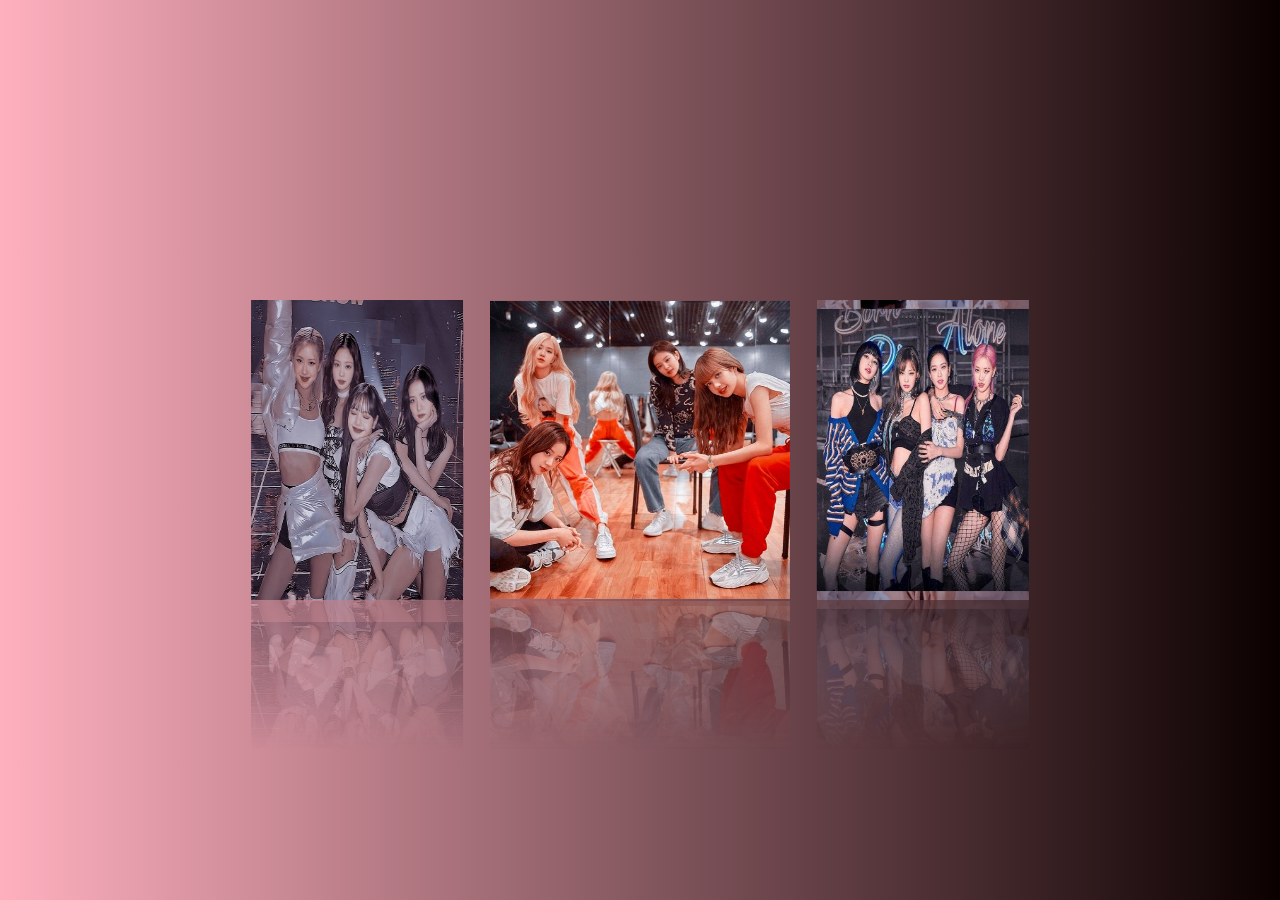
<file: gallery.html>
<!DOCTYPE html>
<html lang="en">
<head>
    <meta charset="UTF-8">
    <meta http-equiv="X-UA-Compatible" content="IE=edge">
    <meta name="viewport" content="width=device-width, initial-scale=1.0">
    <title>Document</title>
    <link rel="stylesheet" href="./assets/css/gallery.css">
</head>
<body>
    <div class="box">
        <span style="--i:1;"><img src="./img/g1.jpg"></span>
        <span style="--i:2;"><img src="./img/g2.jpg"></span>
        <span style="--i:3;"><img src="./img/g3.jpg"></span>
        <span style="--i:4;"><img src="./img/g4.jpg"></span>
        <span style="--i:5;"><img src="./img/g5.jpg"></span>
        <span style="--i:6;"><img src="./img/g6.jpg"></span>
        <span style="--i:7;"><img src="./img/g7.jpg"></span>
        <span style="--i:8;"><img src="./img/g8.jpg"></span>
    </div>
</body>
</html>
</file>
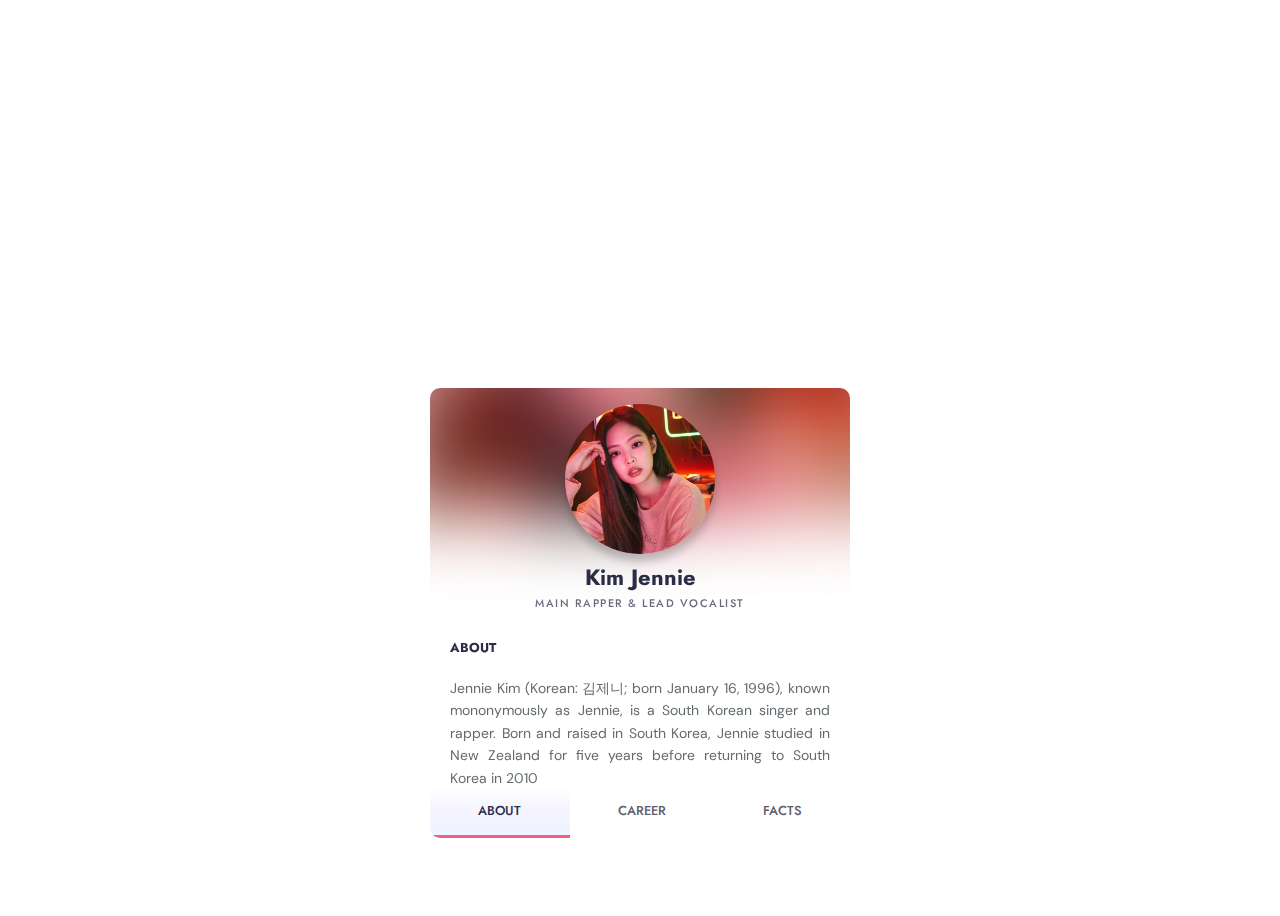
<file: jennie.html>
<!DOCTYPE html>
<html lang="en">
<head>
    <meta charset="UTF-8">
    <meta http-equiv="X-UA-Compatible" content="IE=edge">
    <meta name="viewport" content="width=device-width, initial-scale=1.0">
    <title>Document</title>
    <link rel="stylesheet" href="https://cdnjs.cloudflare.com/ajax/libs/font-awesome/4.7.0/css/font-awesome.css" 
    integrity="sha512-5A8nwdMOWrSz20fDsjczgUidUBR8liPYU+WymTZP1lmY9G6Oc7HlZv156XqnsgNUzTyMefFTcsFH/tnJE/+xBg=="
    crossorigin="anonymous" referrerpolicy="no-referrer"/>
    <link rel="stylesheet" href="./assets/css/profile.css">
</head>
<body>
    <div class="card" data-state="#about">

        <div class="card-header">
      
          <div class="card-cover" style="background-image: url('./img/jennie-profile.jpg')"></div>
      
          <img class="card-avatar" src="./img/jennie-profile.jpg" alt="avatar" />
      
          <h1 class="card-fullname">Kim Jennie</h1>
      
          <h2 class="card-jobtitle">Main Rapper & Lead Vocalist</h2>
      
        </div>
      
        <div class="card-main">
      
          <div class="card-section is-active" id="about">
      
            <div class="card-content">
      
              <div class="card-subtitle">ABOUT</div>      
                <p class="card-desc">Jennie Kim (Korean: 김제니; born January 16, 1996), known mononymously as Jennie, is a South Korean singer and rapper. 
                    Born and raised in South Korea, Jennie studied in New Zealand for five years before returning to South Korea in 2010</p>
      
            </div>
      
            <div class="card-social">
      
              <a href="#"><svg viewBox="0 0 24 24" xmlns="http://www.w3.org/2000/svg">
      
                  <path d="M15.997 3.985h2.191V.169C17.81.117 16.51 0 14.996 0c-3.159 0-5.323 1.987-5.323 5.639V9H6.187v4.266h3.486V24h4.274V13.267h3.345l.531-4.266h-3.877V6.062c.001-1.233.333-2.077 2.051-2.077z" /></svg></a>
      
              <a href="#"><svg xmlns="http://www.w3.org/2000/svg" viewBox="0 0 512 512">
      
                  <path d="M512 97.248c-19.04 8.352-39.328 13.888-60.48 16.576 21.76-12.992 38.368-33.408 46.176-58.016-20.288 12.096-42.688 20.64-66.56 25.408C411.872 60.704 384.416 48 354.464 48c-58.112 0-104.896 47.168-104.896 104.992 0 8.32.704 16.32 2.432 23.936-87.264-4.256-164.48-46.08-216.352-109.792-9.056 15.712-14.368 33.696-14.368 53.056 0 36.352 18.72 68.576 46.624 87.232-16.864-.32-33.408-5.216-47.424-12.928v1.152c0 51.008 36.384 93.376 84.096 103.136-8.544 2.336-17.856 3.456-27.52 3.456-6.72 0-13.504-.384-19.872-1.792 13.6 41.568 52.192 72.128 98.08 73.12-35.712 27.936-81.056 44.768-130.144 44.768-8.608 0-16.864-.384-25.12-1.44C46.496 446.88 101.6 464 161.024 464c193.152 0 298.752-160 298.752-298.688 0-4.64-.16-9.12-.384-13.568 20.832-14.784 38.336-33.248 52.608-54.496z" /></svg></a>
      
              <a href="#"><svg viewBox="0 0 512 512" xmlns="http://www.w3.org/2000/svg">
      
                  <path d="M301 256c0 24.852-20.148 45-45 45s-45-20.148-45-45 20.148-45 45-45 45 20.148 45 45zm0 0" />
      
                  <path d="M332 120H180c-33.086 0-60 26.914-60 60v152c0 33.086 26.914 60 60 60h152c33.086 0 60-26.914 60-60V180c0-33.086-26.914-60-60-60zm-76 211c-41.355 0-75-33.645-75-75s33.645-75 75-75 75 33.645 75 75-33.645 75-75 75zm86-146c-8.285 0-15-6.715-15-15s6.715-15 15-15 15 6.715 15 15-6.715 15-15 15zm0 0" />
      
                  <path d="M377 0H135C60.562 0 0 60.563 0 135v242c0 74.438 60.563 135 135 135h242c74.438 0 135-60.563 135-135V135C512 60.562 451.437 0 377 0zm45 332c0 49.625-40.375 90-90 90H180c-49.625 0-90-40.375-90-90V180c0-49.625 40.375-90 90-90h152c49.625 0 90 40.375 90 90zm0 0" /></svg></a>
      
              <a href="#"><svg viewBox="0 0 24 24" xmlns="http://www.w3.org/2000/svg">
      
                  <path d="M23.994 24v-.001H24v-8.802c0-4.306-.927-7.623-5.961-7.623-2.42 0-4.044 1.328-4.707 2.587h-.07V7.976H8.489v16.023h4.97v-7.934c0-2.089.396-4.109 2.983-4.109 2.549 0 2.587 2.384 2.587 4.243V24zM.396 7.977h4.976V24H.396zM2.882 0C1.291 0 0 1.291 0 2.882s1.291 2.909 2.882 2.909 2.882-1.318 2.882-2.909A2.884 2.884 0 002.882 0z" /></svg></a>
      
            </div>
      
          </div>
      
          <div class="card-section" id="experience">
      
            <div class="card-content">
      
              <div class="card-subtitle">CAREER</div>
     
              <div class="card-item" data-year="2012">
      
                <div class="card-item-title">On April 10, 2012, Jennie was introduced through a photo titled "Who's that girl?" via the official blog of YG Entertainment.
                     Her photograph gained interest from netizens, soon becoming the most searched topic on portal sites under the name "Mystery Girl".</div>
    
              </div>

                <div class="card-item" data-year="2013">
      
                  <div class="card-item-title">On January 21, 2013, another video titled "Jennie Kim - YG New Artist", in which she covered the song "Lotus Flower Bomb" by rapper Wale, was released.</div>
      
                </div>
      
                <div class="card-item" data-year="2016">
      
                  <div class="card-item-title">On June 1, 2016, Jennie was the first member to be revealed for YG Entertainment's newest girl group.
                    On August 8, 2016, she debuted as a member of Blackpink, with the release of their single album Square One.
                  </div>
      
                </div>
      
                <div class="card-item" data-year="2018">
      
                  <div class="card-item-title">In Mid October 2018, an announcement of Jennie's official solo debut was made. In midst of preparation for her debut, it was decided that the track Solo will be first revealed at Black Pink's In Your Area tour in Seoul ahead of release on November 12th.
                  </div>
      
                </div>
      
                <div class="card-item" data-year="2019">
      
                  <div class="card-item-title">In April 2019, Jennie became the first Korean solo artist to perform at Coachella. Her performance was included in "The 10 Best Things We Saw at Coachella 2019" list by Billboard, which called it "mind-blowing" and "stunning" for fans and casual passersby.</div>
      
                </div>
                
                <div class="card-item" data-year="2020">
      
                  <div class="card-item-title">Jennie co-wrote the single "Lovesick Girls" for Blackpink, which was released on October 2, 2020, as the third single from the group's first Korean-language studio album, The Album.</div>
      
                </div>
                <div class="card-item" data-year="2022">
      
                  <div class="card-item-title">In 2022, it was announced Jennie would be making her acting debut in the television series The Idol created by Abel "the Weeknd" Tesfaye, Reza Fahim, and Sam Levinson for HBO under the stage name Jennie Ruby Jane.</div>
      
                </div>
      
              </div>
      
            </div>
      
          </div>
      
          <div class="card-section" id="contact">
      
            <div class="card-content">
      
              <div class="card-subtitle">FACTS</div>
      
              <div class="card-contact-wrapper">
      
                <div class="card-contact">
                    <div class="card-item">She was named one of the "Precious Yet Powerful" Idols that prove duality man undoubtedly exists</div>
                </div>
      
                <div class="card-contact">
                  <div class="card-item">Jennie’s YouTube channel, Jennierubyjane Official, surpassed 5 million subscribers in only 2 weeks.</div>
                </div>
                <div class="card-contact">
                  <div class="card-item">Jennie is the first female solo artist to get a certified all kill with a debut song.</div>
                </div>
                <div class="card-contact">
                  <div class="card-item">Jennie received her first triple crown with "Solo" on SBS Inkigayo on December 16, 2018.</div>
                </div>
                <div class="card-quote">
                  <div class="quote"><i class="fa fa-quote-right" aria-hidden="true"></i> Don't ask why it has to be you, just stay with me <i class="fa fa-quote-right" aria-hidden="true"></i></div>
                </div>
      
                <button class="contact-me"><a href="https://www.instagram.com/jennierubyjane/">FOLLOW ME</a></button>
      
              </div>
      
            </div>
      
          </div>
      
          <div class="card-buttons">
      
            <button data-section="#about" class="is-active">ABOUT</button>
      
            <button data-section="#experience">CAREER</button>
      
            <button data-section="#contact">FACTS</button>
      
          </div>
      
        </div>
      
      </div>
    <script src="./assets/profile.js"></script>
</body>
</html>
</file>
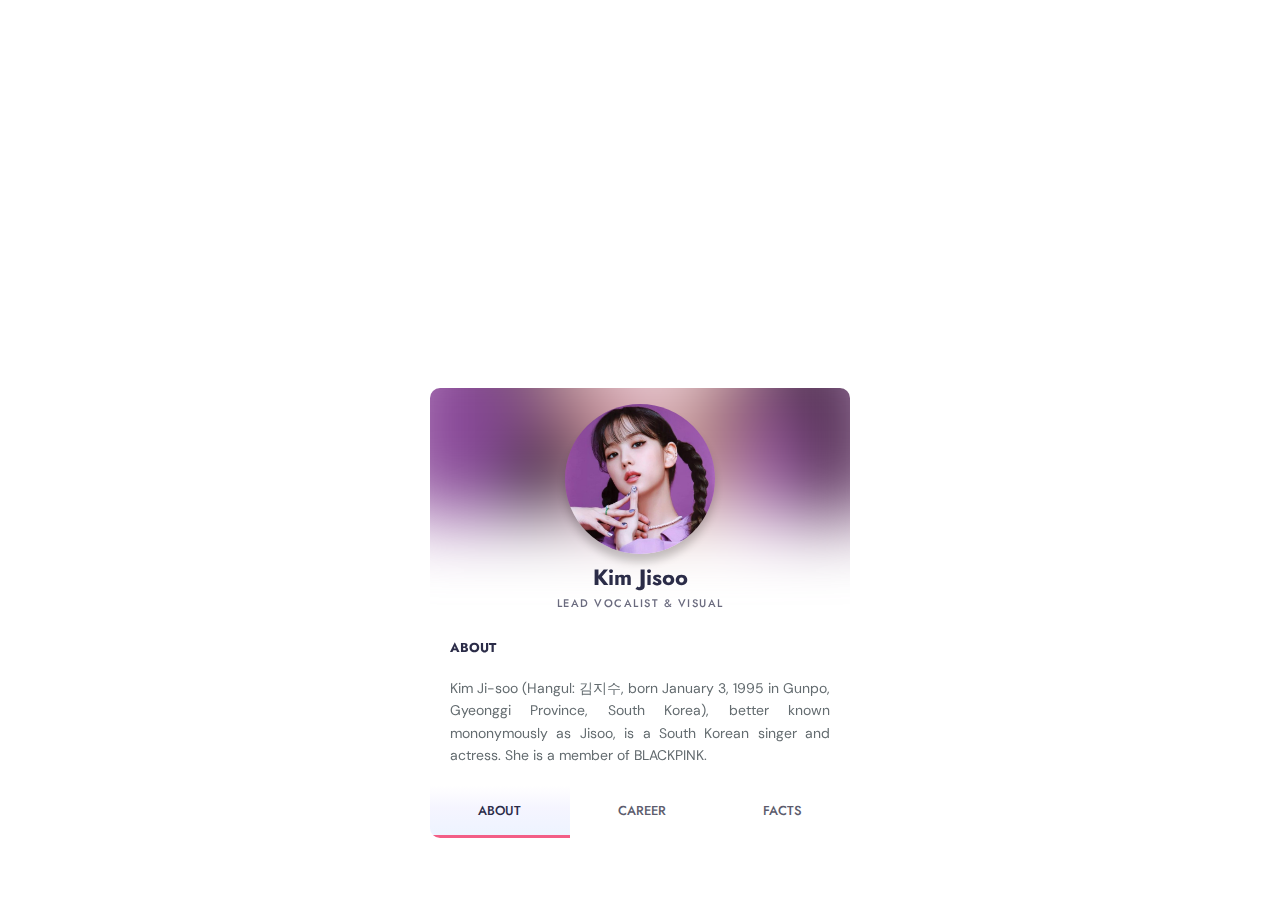
<file: jisoo.html>
<!DOCTYPE html>
<html lang="en">
<head>
    <meta charset="UTF-8">
    <meta http-equiv="X-UA-Compatible" content="IE=edge">
    <meta name="viewport" content="width=device-width, initial-scale=1.0">
    <title>Document</title>
    <link rel="stylesheet" href="https://cdnjs.cloudflare.com/ajax/libs/font-awesome/4.7.0/css/font-awesome.css" 
    integrity="sha512-5A8nwdMOWrSz20fDsjczgUidUBR8liPYU+WymTZP1lmY9G6Oc7HlZv156XqnsgNUzTyMefFTcsFH/tnJE/+xBg=="
    crossorigin="anonymous" referrerpolicy="no-referrer"/>
    <link rel="stylesheet" href="./assets/css/profile.css">
</head>
<body>
    <div class="card" data-state="#about">

        <div class="card-header">
      
          <div class="card-cover" style="background-image: url('./img/jisoo-profile.jpg')"></div>
      
          <img class="card-avatar" src="./img/jisoo-profile.jpg" alt="avatar" />
      
          <h1 class="card-fullname">Kim Jisoo</h1>
      
          <h2 class="card-jobtitle">Lead Vocalist & Visual</h2>
      
        </div>
      
        <div class="card-main">
      
          <div class="card-section is-active" id="about">
      
            <div class="card-content">
      
              <div class="card-subtitle">ABOUT</div>      
                <p class="card-desc">Kim Ji-soo (Hangul: 김지수, born January 3, 1995 in Gunpo, Gyeonggi Province, South Korea), 
					better known mononymously as Jisoo, is a South Korean singer and actress. She is a member of BLACKPINK.</p>
      
            </div>
      
            <div class="card-social">
      
              <a href="#"><svg viewBox="0 0 24 24" xmlns="http://www.w3.org/2000/svg">
      
                  <path d="M15.997 3.985h2.191V.169C17.81.117 16.51 0 14.996 0c-3.159 0-5.323 1.987-5.323 5.639V9H6.187v4.266h3.486V24h4.274V13.267h3.345l.531-4.266h-3.877V6.062c.001-1.233.333-2.077 2.051-2.077z" /></svg></a>
      
              <a href="#"><svg xmlns="http://www.w3.org/2000/svg" viewBox="0 0 512 512">
      
                  <path d="M512 97.248c-19.04 8.352-39.328 13.888-60.48 16.576 21.76-12.992 38.368-33.408 46.176-58.016-20.288 12.096-42.688 20.64-66.56 25.408C411.872 60.704 384.416 48 354.464 48c-58.112 0-104.896 47.168-104.896 104.992 0 8.32.704 16.32 2.432 23.936-87.264-4.256-164.48-46.08-216.352-109.792-9.056 15.712-14.368 33.696-14.368 53.056 0 36.352 18.72 68.576 46.624 87.232-16.864-.32-33.408-5.216-47.424-12.928v1.152c0 51.008 36.384 93.376 84.096 103.136-8.544 2.336-17.856 3.456-27.52 3.456-6.72 0-13.504-.384-19.872-1.792 13.6 41.568 52.192 72.128 98.08 73.12-35.712 27.936-81.056 44.768-130.144 44.768-8.608 0-16.864-.384-25.12-1.44C46.496 446.88 101.6 464 161.024 464c193.152 0 298.752-160 298.752-298.688 0-4.64-.16-9.12-.384-13.568 20.832-14.784 38.336-33.248 52.608-54.496z" /></svg></a>
      
              <a href="#"><svg viewBox="0 0 512 512" xmlns="http://www.w3.org/2000/svg">
      
                  <path d="M301 256c0 24.852-20.148 45-45 45s-45-20.148-45-45 20.148-45 45-45 45 20.148 45 45zm0 0" />
      
                  <path d="M332 120H180c-33.086 0-60 26.914-60 60v152c0 33.086 26.914 60 60 60h152c33.086 0 60-26.914 60-60V180c0-33.086-26.914-60-60-60zm-76 211c-41.355 0-75-33.645-75-75s33.645-75 75-75 75 33.645 75 75-33.645 75-75 75zm86-146c-8.285 0-15-6.715-15-15s6.715-15 15-15 15 6.715 15 15-6.715 15-15 15zm0 0" />
      
                  <path d="M377 0H135C60.562 0 0 60.563 0 135v242c0 74.438 60.563 135 135 135h242c74.438 0 135-60.563 135-135V135C512 60.562 451.437 0 377 0zm45 332c0 49.625-40.375 90-90 90H180c-49.625 0-90-40.375-90-90V180c0-49.625 40.375-90 90-90h152c49.625 0 90 40.375 90 90zm0 0" /></svg></a>
      
              <a href="#"><svg viewBox="0 0 24 24" xmlns="http://www.w3.org/2000/svg">
      
                  <path d="M23.994 24v-.001H24v-8.802c0-4.306-.927-7.623-5.961-7.623-2.42 0-4.044 1.328-4.707 2.587h-.07V7.976H8.489v16.023h4.97v-7.934c0-2.089.396-4.109 2.983-4.109 2.549 0 2.587 2.384 2.587 4.243V24zM.396 7.977h4.976V24H.396zM2.882 0C1.291 0 0 1.291 0 2.882s1.291 2.909 2.882 2.909 2.882-1.318 2.882-2.909A2.884 2.884 0 002.882 0z" /></svg></a>
      
            </div>
      
          </div>
      
          <div class="card-section" id="experience">
      
            <div class="card-content">
      
              <div class="card-subtitle">CAREER</div>
     
              <div class="card-item" data-year="2011">
      
                <div class="card-item-title">Jisoo joined YG Entertainment as a trainee after passing its auditions.</div>
    
              </div>

                <div class="card-item" data-year="2015">
      
                  <div class="card-item-title">Jisoo made a cameo appearance in the KBS2 drama The Producers with labelmates Sandara Park of 2NE1 and Kang Seung-yoon of Winner.</div>
      
                </div>
      
                <div class="card-item" data-year="2016">
      
                  <div class="card-item-title">Jisoo debuted as the oldest of the four members of girl group Blackpink on August 8, 2016, alongside Jennie, Rosé and Lisa, with the release of their single album Square One.[</div>
      
                </div>
      
                <div class="card-item" data-year="2018">
      
                  <div class="card-item-title">Jisoo joined Inkigayo as a host alongside Got7's Jin-young and NCT's Doyoung.
                  </div>
      
                </div>
      
                <div class="card-item" data-year="2020">
      
                  <div class="card-item-title">On August 18, 2020, YG Entertainment announced that Jisoo will be making her acting debut. She will be debuting as the lead role in the upcoming JTBC drama, Snowdrop. The drama is expected to air sometime in 2021.</div>
      
                </div>

                <div class="card-item" data-year="2022">
      
                  <div class="card-item-title">Jisoo contributed songwriting credits once again to "Yeah Yeah Yeah", the fourth track from Blackpink's second studio album, Born Pink</div>
      
                </div>
      
              </div>
      
            </div>
      
          </div>
      
          <div class="card-section" id="contact">
      
            <div class="card-content">
      
              <div class="card-subtitle">FACTS</div>
      
              <div class="card-contact-wrapper">
      
                <div class="card-contact">
      
                  <div class="card-item">Jisoo is the first K-Pop idol to be featured on the cover of ELLE India.</div>
      
                </div>
      
                <div class="card-contact">
                  <div class="card-item">Jisoo was named as the Global ambassador for Dior Fashion and Beauty in 2021.</div>
                </div>
                <div class="card-contact">
                  <div class="card-item">Jisoo was named as the new muse for itMICHAA’s Spring collection in 2021.</div>
                </div>
                <div class="card-contact">
                  <div class="card-item">She received 'Seoul International Drama Award'</div>
                </div>
                <div class="card-quote">
                  <div class="quote"><i class="fa fa-quote-right" aria-hidden="true"></i>	I'm Jisoo, I'm okay. <i class="fa fa-quote-right" aria-hidden="true"></i></div>
                </div>
      
                <button class="contact-me"><a href="https://www.instagram.com/sooyaaa__/">FOLLOW ME</a></button>
      
              </div>
      
            </div>
      
          </div>
      
          <div class="card-buttons">
      
            <button data-section="#about" class="is-active">ABOUT</button>
      
            <button data-section="#experience">CAREER</button>
      
            <button data-section="#contact">FACTS</button>
      
          </div>
      
        </div>
      
      </div>
    <script src="./assets/profile.js"></script>
</body>
</html>
</file>
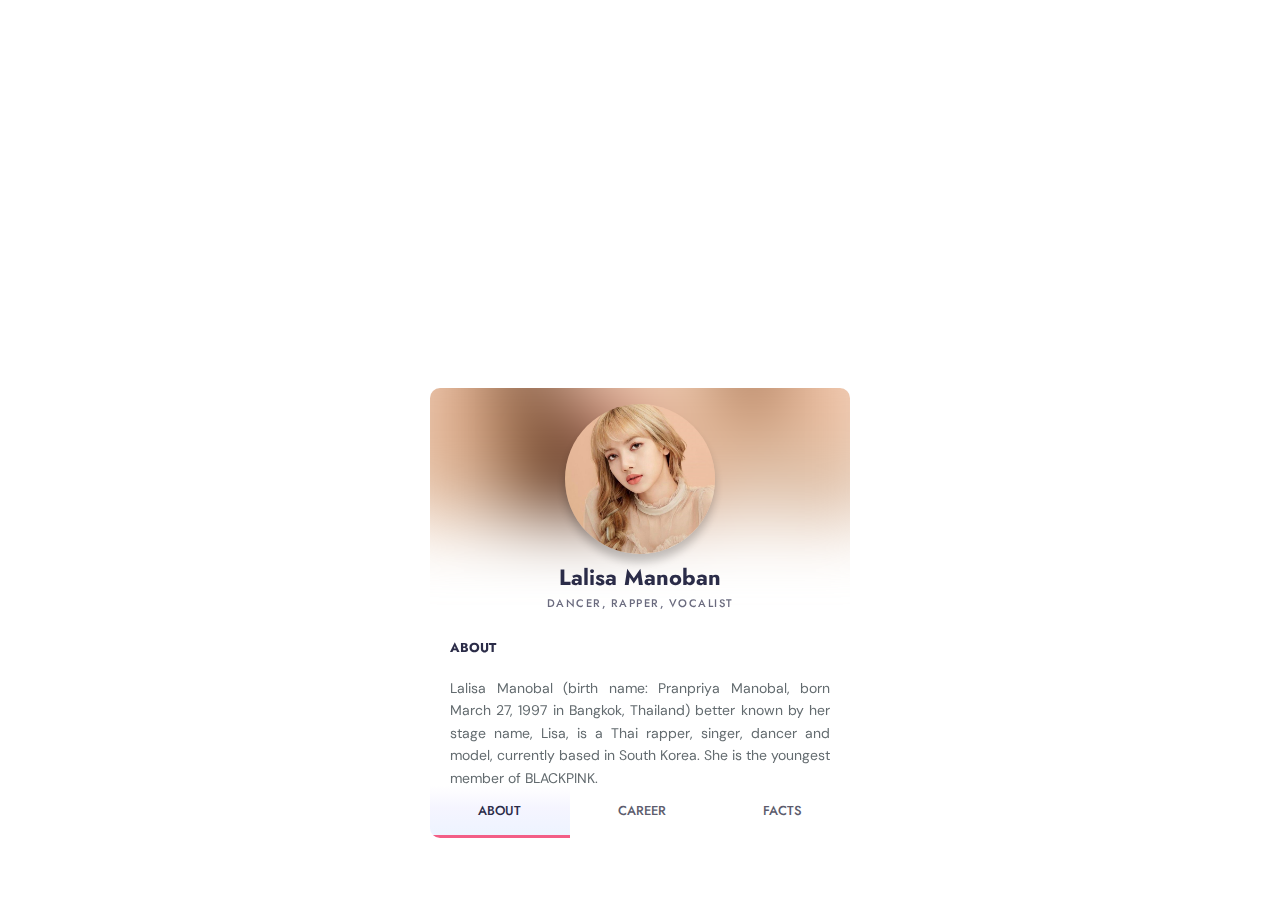
<file: lisa.html>
<!DOCTYPE html>
<html lang="en">
<head>
    <meta charset="UTF-8">
    <meta http-equiv="X-UA-Compatible" content="IE=edge">
    <meta name="viewport" content="width=device-width, initial-scale=1.0">
    <title>Document</title>
    <link rel="stylesheet" href="https://cdnjs.cloudflare.com/ajax/libs/font-awesome/4.7.0/css/font-awesome.css" 
    integrity="sha512-5A8nwdMOWrSz20fDsjczgUidUBR8liPYU+WymTZP1lmY9G6Oc7HlZv156XqnsgNUzTyMefFTcsFH/tnJE/+xBg=="
    crossorigin="anonymous" referrerpolicy="no-referrer"/>
    <link rel="stylesheet" href="./assets/css/profile.css">
</head>
<body>
    <div class="card" data-state="#about">

        <div class="card-header">
      
          <div class="card-cover" style="background-image: url('./img/lisa-profile.jpg')"></div>
      
          <img class="card-avatar" src="./img/lisa-profile.jpg" alt="avatar" />
      
          <h1 class="card-fullname">Lalisa Manoban</h1>
      
          <h2 class="card-jobtitle">Dancer, Rapper, Vocalist</h2>
      
        </div>
      
        <div class="card-main">
      
          <div class="card-section is-active" id="about">
      
            <div class="card-content">
      
              <div class="card-subtitle">ABOUT</div>      
                <p class="card-desc">Lalisa Manobal (birth name: Pranpriya Manobal, born March 27, 1997 in Bangkok, Thailand) 
                  better known by her stage name, Lisa, is a Thai rapper, singer, dancer and model, currently based in South Korea. 
                  She is the youngest member of BLACKPINK.</p>
      
            </div>
      
            <div class="card-social">
      
              <a href="#"><svg viewBox="0 0 24 24" xmlns="http://www.w3.org/2000/svg">
      
                  <path d="M15.997 3.985h2.191V.169C17.81.117 16.51 0 14.996 0c-3.159 0-5.323 1.987-5.323 5.639V9H6.187v4.266h3.486V24h4.274V13.267h3.345l.531-4.266h-3.877V6.062c.001-1.233.333-2.077 2.051-2.077z" /></svg></a>
      
              <a href="#"><svg xmlns="http://www.w3.org/2000/svg" viewBox="0 0 512 512">
      
                  <path d="M512 97.248c-19.04 8.352-39.328 13.888-60.48 16.576 21.76-12.992 38.368-33.408 46.176-58.016-20.288 12.096-42.688 20.64-66.56 25.408C411.872 60.704 384.416 48 354.464 48c-58.112 0-104.896 47.168-104.896 104.992 0 8.32.704 16.32 2.432 23.936-87.264-4.256-164.48-46.08-216.352-109.792-9.056 15.712-14.368 33.696-14.368 53.056 0 36.352 18.72 68.576 46.624 87.232-16.864-.32-33.408-5.216-47.424-12.928v1.152c0 51.008 36.384 93.376 84.096 103.136-8.544 2.336-17.856 3.456-27.52 3.456-6.72 0-13.504-.384-19.872-1.792 13.6 41.568 52.192 72.128 98.08 73.12-35.712 27.936-81.056 44.768-130.144 44.768-8.608 0-16.864-.384-25.12-1.44C46.496 446.88 101.6 464 161.024 464c193.152 0 298.752-160 298.752-298.688 0-4.64-.16-9.12-.384-13.568 20.832-14.784 38.336-33.248 52.608-54.496z" /></svg></a>
      
              <a href="#"><svg viewBox="0 0 512 512" xmlns="http://www.w3.org/2000/svg">
      
                  <path d="M301 256c0 24.852-20.148 45-45 45s-45-20.148-45-45 20.148-45 45-45 45 20.148 45 45zm0 0" />
      
                  <path d="M332 120H180c-33.086 0-60 26.914-60 60v152c0 33.086 26.914 60 60 60h152c33.086 0 60-26.914 60-60V180c0-33.086-26.914-60-60-60zm-76 211c-41.355 0-75-33.645-75-75s33.645-75 75-75 75 33.645 75 75-33.645 75-75 75zm86-146c-8.285 0-15-6.715-15-15s6.715-15 15-15 15 6.715 15 15-6.715 15-15 15zm0 0" />
      
                  <path d="M377 0H135C60.562 0 0 60.563 0 135v242c0 74.438 60.563 135 135 135h242c74.438 0 135-60.563 135-135V135C512 60.562 451.437 0 377 0zm45 332c0 49.625-40.375 90-90 90H180c-49.625 0-90-40.375-90-90V180c0-49.625 40.375-90 90-90h152c49.625 0 90 40.375 90 90zm0 0" /></svg></a>
      
              <a href="#"><svg viewBox="0 0 24 24" xmlns="http://www.w3.org/2000/svg">
      
                  <path d="M23.994 24v-.001H24v-8.802c0-4.306-.927-7.623-5.961-7.623-2.42 0-4.044 1.328-4.707 2.587h-.07V7.976H8.489v16.023h4.97v-7.934c0-2.089.396-4.109 2.983-4.109 2.549 0 2.587 2.384 2.587 4.243V24zM.396 7.977h4.976V24H.396zM2.882 0C1.291 0 0 1.291 0 2.882s1.291 2.909 2.882 2.909 2.882-1.318 2.882-2.909A2.884 2.884 0 002.882 0z" /></svg></a>
      
            </div>
      
          </div>
      
          <div class="card-section" id="experience">
      
            <div class="card-content">
      
              <div class="card-subtitle">CAREER</div>
     
              <div class="card-item" data-year="2010">
      
                <div class="card-item-title">She made a successful audition to the YG Entertainment Competition in 2010, when she was only 13 years old. </div>
    
              </div>

                <div class="card-item" data-year="2011">
      
                  <div class="card-item-title">Lisa moved to South Korea to begin her formal training in performing for her K-Pop Idol career, 
                    which lasted five years. During this time, she was a member of a dance group named We Zaa Cool along with fellow Thai K-Pop Idol trainees, 
                    Bambam and Ten.</div>
      
                </div>
      
                <div class="card-item" data-year="2016">
      
                  <div class="card-item-title">She took on her stage name of Lisa and became the main dancer, lead rapper, a supporting vocalist 
                    and the maknae of K-pop girl group Blackpink, which debuted on August 8, 2016. 
                    Lisa is also the first non-Korean YG Entertainment artist/the first foreign YG Entertainment artist.</div>
      
                </div>
      
                <div class="card-item" data-year="2018">
      
                  <div class="card-item-title">She unveiled her YouTube channel, Lilifilm Official, focusing on travelling 
                    and lifestyle alongside dance performances.
                     As of July 2019, she accumulated over 1.3 million subscribers, and received a YouTube Gold Play Button
                  </div>
      
                </div>
      
                <div class="card-item" data-year="2020">
      
                  <div class="card-item-title">Lisa served as the dance mentor throughout the iQIYI's Chinese girl group survival program Youth With You Season 2.</div>
      
                </div>
                
                <div class="card-item" data-year="2021">
      
                  <div class="card-item-title">Lisa's debut single album Lalisa and its lead single 
                    of the same name were released on September 10, 2021. Upon release, 
                    the music video for "Lalisa" became the most-viewed video by a soloist in 24 hours with 73.6 million views.
                    In October 2021, Lisa confirmed her collaboration with DJ Snake, Ozuna, and Megan Thee Stallion by dropping a teaser of the song. Entitled "SG", 
                    it included songwriting and composing credits for Lisa and was released on October 22 alongside the music video.</div>
      
                </div>
                <div class="card-item" data-year="2022">
      
                  <div class="card-item-title">On August 28, 2022, Lisa won the MTV Video Music Award for Best K-Pop Video for "Lalisa" and became the first solo K-pop artist in history to win an MTV Video Music Award</div>
      
                </div>
      
              </div>
      
            </div>
      
          </div>
      
          <div class="card-section" id="contact">
      
            <div class="card-content">
      
              <div class="card-subtitle">FACTS</div>
      
              <div class="card-contact-wrapper">
      
                <div class="card-contact">
      
                  <div class="card-item">Lisa is the fourth K-Pop female act to have a #1 song on the Worldwide iTunes Song chart.</div>
      
                </div>
      
                <div class="card-contact">
                  <div class="card-item">Lisa became Metkstar's Best Kpop Girl for the month of March 2021.</div>
                </div>
                <div class="card-contact">
                  <div class="card-item">Lisa ranked #1 in TMI News 'BEST 7 Idols who were chosen by luxury brands'.</div>
                </div>
                <div class="card-contact">
                  <div class="card-item">Lisa’s YouTube channel Lilifilm Official surpassed 9 million subscribers. She is the most subscribed K-pop female solo artist on the platform</div>
                </div>
                <div class="card-quote">
                  <div class="quote"><i class="fa fa-quote-right" aria-hidden="true"></i> I told you to smile. Why didn't you smile? <i class="fa fa-quote-right" aria-hidden="true"></i></div>
                </div>
      
                <button class="contact-me"><a href="https://www.instagram.com/lalalalisa_m/">FOLLOW ME</a></button>
      
              </div>
      
            </div>
      
          </div>
      
          <div class="card-buttons">
      
            <button data-section="#about" class="is-active">ABOUT</button>
      
            <button data-section="#experience">CAREER</button>
      
            <button data-section="#contact">FACTS</button>
      
          </div>
      
        </div>
      
      </div>
    <script src="./assets/profile.js"></script>
</body>
</html>
</file>
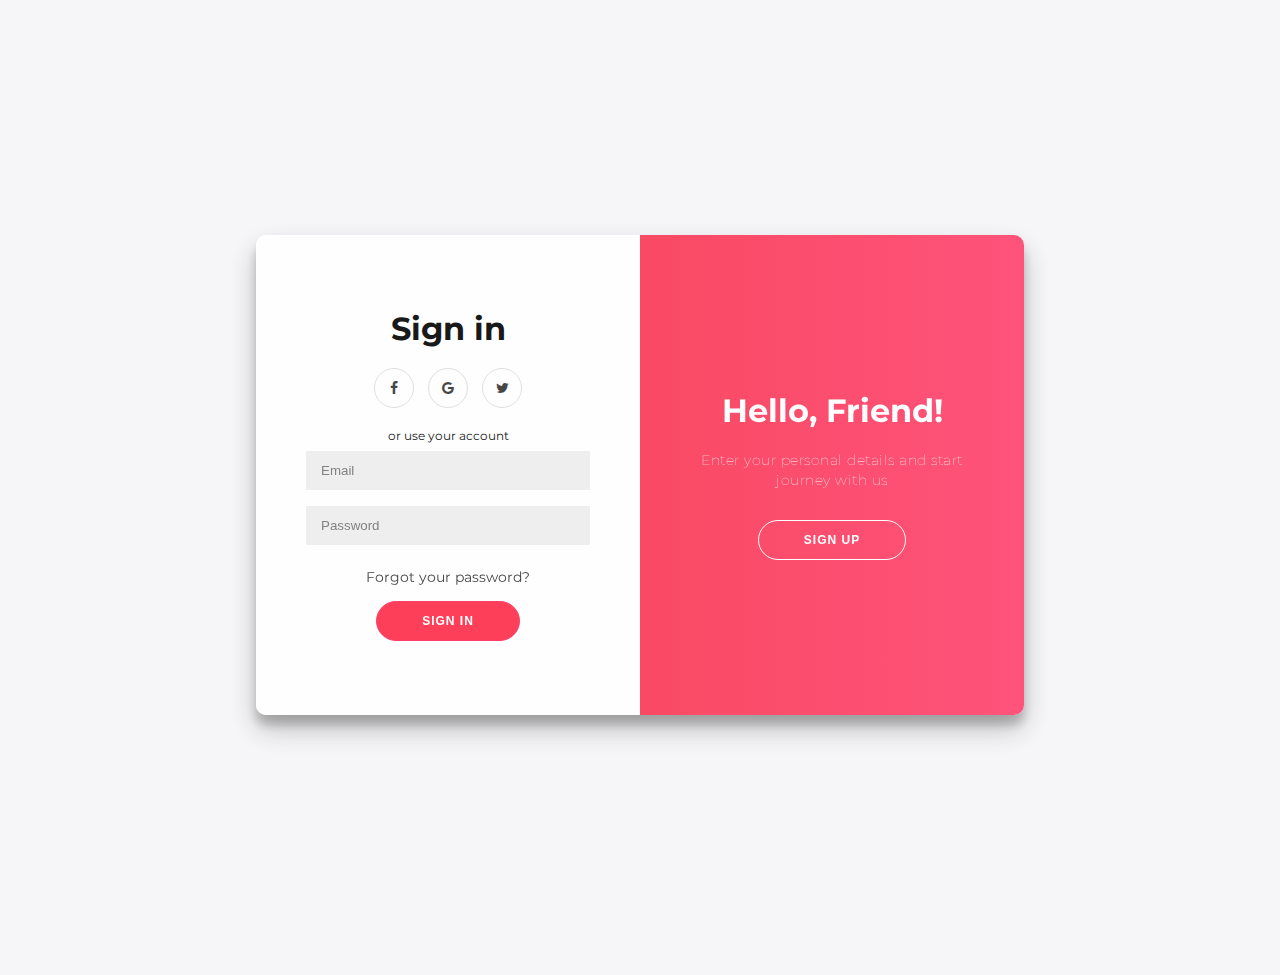
<file: login.html>
<!DOCTYPE html>
<html lang="en">
<head>
    <meta charset="UTF-8">
    <meta http-equiv="X-UA-Compatible" content="IE=edge">
    <meta name="viewport" content="width=device-width, initial-scale=1.0">
    <title>Document</title>
    <link rel="stylesheet" href="https://cdnjs.cloudflare.com/ajax/libs/font-awesome/4.7.0/css/font-awesome.css" 
            integrity="sha512-5A8nwdMOWrSz20fDsjczgUidUBR8liPYU+WymTZP1lmY9G6Oc7HlZv156XqnsgNUzTyMefFTcsFH/tnJE/+xBg=="
            crossorigin="anonymous" referrerpolicy="no-referrer"/>
    <link rel="stylesheet" href="./assets/css/login.css">
</head>
<body>
    
<div class="container" id="container">
	<div class="form-container sign-up-container">
		<form action="#">
			<h1>Create Account</h1>
			<div class="social-container">
				<a href="#" class="social"><i class="fa fa-facebook"></i></a>
				<a href="#" class="social"><i class="fa fa-google"></i></a>
				<a href="#" class="social"><i class="fa fa-twitter"></i></a>
			</div>
			<span>or use your email for registration</span>
			<input type="text" placeholder="Name" />
			<input type="email" placeholder="Email" />
			<input type="password" placeholder="Password" />
			<button>Sign Up</button>
		</form>
	</div>
	<div class="form-container sign-in-container">
		<form action="#">
			<h1>Sign in</h1>
			<div class="social-container">
				<a href="#" class="social"><i class="fa fa-facebook"></i></a>
				<a href="#" class="social"><i class="fa fa-google"></i></a>
				<a href="#" class="social"><i class="fa fa-twitter"></i></a>
			</div>
			<span>or use your account</span>
			<input type="email" placeholder="Email" />
			<input type="password" placeholder="Password" />
			<a href="#">Forgot your password?</a>
			<button>Sign In</button>
		</form>
	</div>
	<div class="overlay-container">
		<div class="overlay">
			<div class="overlay-panel overlay-left">
				<h1>Welcome Back!</h1>
				<p>To keep connected with us please login with your personal info</p>
				<button class="ghost" id="signIn">Sign In</button>
			</div>
			<div class="overlay-panel overlay-right">
				<h1>Hello, Friend!</h1>
				<p>Enter your personal details and start journey with us</p>
				<button class="ghost" id="signUp">Sign Up</button>
			</div>
		</div>
	</div>
</div>

</body>
<script src="./assets/test.js"></script>
</html>
</file>
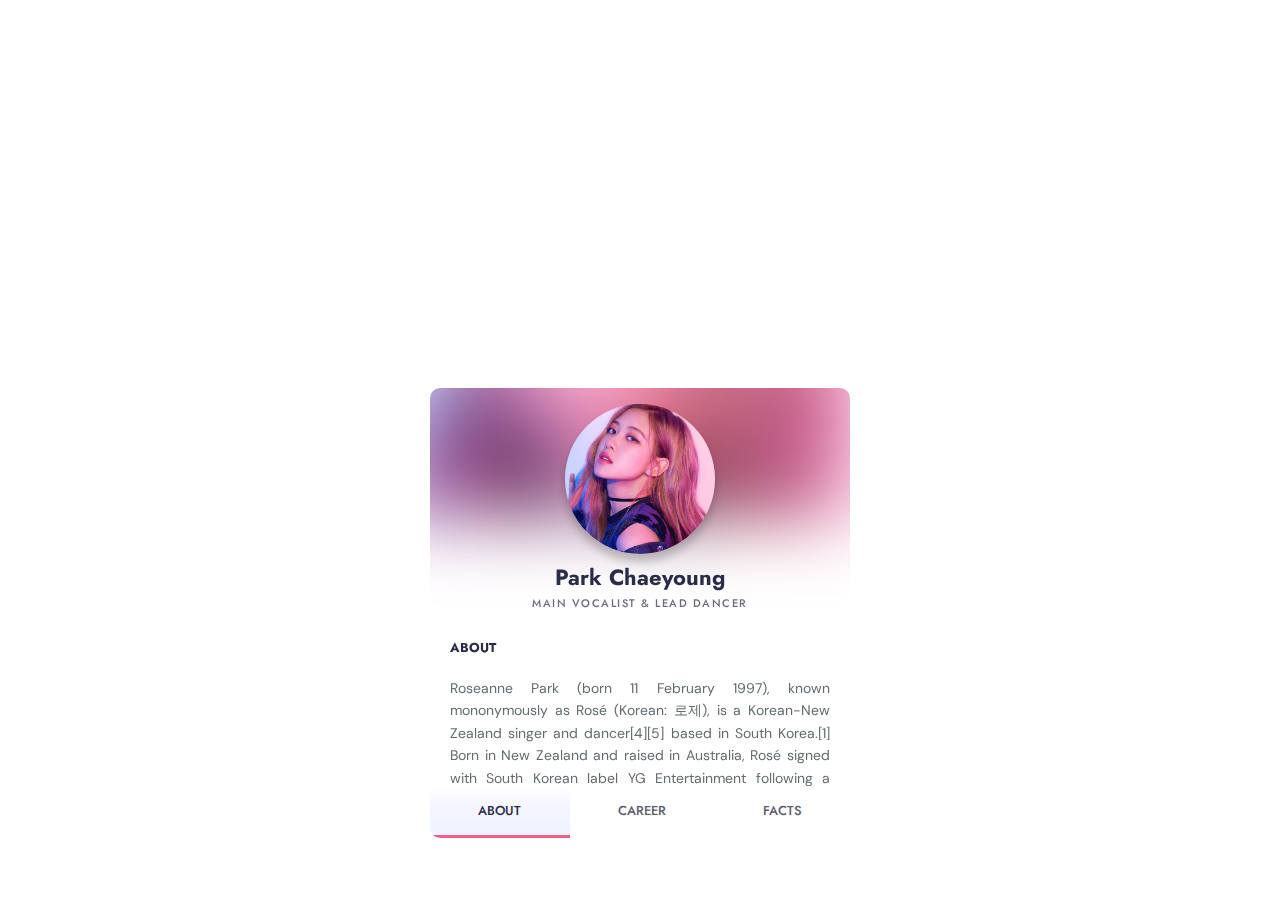
<file: rose.html>
<!DOCTYPE html>
<html lang="en">
<head>
    <meta charset="UTF-8">
    <meta http-equiv="X-UA-Compatible" content="IE=edge">
    <meta name="viewport" content="width=device-width, initial-scale=1.0">
    <title>Document</title>
    <link rel="stylesheet" href="https://cdnjs.cloudflare.com/ajax/libs/font-awesome/4.7.0/css/font-awesome.css" 
    integrity="sha512-5A8nwdMOWrSz20fDsjczgUidUBR8liPYU+WymTZP1lmY9G6Oc7HlZv156XqnsgNUzTyMefFTcsFH/tnJE/+xBg=="
    crossorigin="anonymous" referrerpolicy="no-referrer"/>
    <link rel="stylesheet" href="./assets/css/profile.css">
</head>
<body>
    <div class="card" data-state="#about">

        <div class="card-header">
      
          <div class="card-cover" style="background-image: url('./img/rose-profile.PNG')"></div>
      
          <img class="card-avatar" src="./img/rose-profile.PNG" alt="avatar" />
      
          <h1 class="card-fullname">Park Chaeyoung</h1>
      
          <h2 class="card-jobtitle">Main Vocalist & Lead Dancer</h2>
      
        </div>
      
        <div class="card-main">
      
          <div class="card-section is-active" id="about">
      
            <div class="card-content">
      
              <div class="card-subtitle">ABOUT</div>      
                <p class="card-desc">Roseanne Park (born 11 February 1997), known mononymously as Rosé (Korean: 로제), is a Korean-New Zealand singer and dancer[4][5] based in South Korea.[1] Born in New Zealand and raised in Australia, 
                    Rosé signed with South Korean label YG Entertainment following a successful audition in 2012 and trained for four years before debuting as a member of the girl group Blackpink in August 2016.</p>
            </div>
      
            <div class="card-social">
      
              <a href="#"><svg viewBox="0 0 24 24" xmlns="http://www.w3.org/2000/svg">
      
                  <path d="M15.997 3.985h2.191V.169C17.81.117 16.51 0 14.996 0c-3.159 0-5.323 1.987-5.323 5.639V9H6.187v4.266h3.486V24h4.274V13.267h3.345l.531-4.266h-3.877V6.062c.001-1.233.333-2.077 2.051-2.077z" /></svg></a>
      
              <a href="#"><svg xmlns="http://www.w3.org/2000/svg" viewBox="0 0 512 512">
      
                  <path d="M512 97.248c-19.04 8.352-39.328 13.888-60.48 16.576 21.76-12.992 38.368-33.408 46.176-58.016-20.288 12.096-42.688 20.64-66.56 25.408C411.872 60.704 384.416 48 354.464 48c-58.112 0-104.896 47.168-104.896 104.992 0 8.32.704 16.32 2.432 23.936-87.264-4.256-164.48-46.08-216.352-109.792-9.056 15.712-14.368 33.696-14.368 53.056 0 36.352 18.72 68.576 46.624 87.232-16.864-.32-33.408-5.216-47.424-12.928v1.152c0 51.008 36.384 93.376 84.096 103.136-8.544 2.336-17.856 3.456-27.52 3.456-6.72 0-13.504-.384-19.872-1.792 13.6 41.568 52.192 72.128 98.08 73.12-35.712 27.936-81.056 44.768-130.144 44.768-8.608 0-16.864-.384-25.12-1.44C46.496 446.88 101.6 464 161.024 464c193.152 0 298.752-160 298.752-298.688 0-4.64-.16-9.12-.384-13.568 20.832-14.784 38.336-33.248 52.608-54.496z" /></svg></a>
      
              <a href="#"><svg viewBox="0 0 512 512" xmlns="http://www.w3.org/2000/svg">
      
                  <path d="M301 256c0 24.852-20.148 45-45 45s-45-20.148-45-45 20.148-45 45-45 45 20.148 45 45zm0 0" />
      
                  <path d="M332 120H180c-33.086 0-60 26.914-60 60v152c0 33.086 26.914 60 60 60h152c33.086 0 60-26.914 60-60V180c0-33.086-26.914-60-60-60zm-76 211c-41.355 0-75-33.645-75-75s33.645-75 75-75 75 33.645 75 75-33.645 75-75 75zm86-146c-8.285 0-15-6.715-15-15s6.715-15 15-15 15 6.715 15 15-6.715 15-15 15zm0 0" />
      
                  <path d="M377 0H135C60.562 0 0 60.563 0 135v242c0 74.438 60.563 135 135 135h242c74.438 0 135-60.563 135-135V135C512 60.562 451.437 0 377 0zm45 332c0 49.625-40.375 90-90 90H180c-49.625 0-90-40.375-90-90V180c0-49.625 40.375-90 90-90h152c49.625 0 90 40.375 90 90zm0 0" /></svg></a>
      
              <a href="#"><svg viewBox="0 0 24 24" xmlns="http://www.w3.org/2000/svg">
      
                  <path d="M23.994 24v-.001H24v-8.802c0-4.306-.927-7.623-5.961-7.623-2.42 0-4.044 1.328-4.707 2.587h-.07V7.976H8.489v16.023h4.97v-7.934c0-2.089.396-4.109 2.983-4.109 2.549 0 2.587 2.384 2.587 4.243V24zM.396 7.977h4.976V24H.396zM2.882 0C1.291 0 0 1.291 0 2.882s1.291 2.909 2.882 2.909 2.882-1.318 2.882-2.909A2.884 2.884 0 002.882 0z" /></svg></a>
      
            </div>
      
          </div>
      
          <div class="card-section" id="experience">
      
            <div class="card-content">
      
              <div class="card-subtitle">CAREER</div>
     
              <div class="card-item" data-year="2012">
      
                <div class="card-item-title">Rosé attended an audition in Sydney, Australia for YG Entertainment 
                    (whose label's music she already liked) at her father's suggestion,
                     she finished first among the 700 participants. Two months later, she had signed with the label as a trainee, and moved to Seoul, South Korea.</div>
              </div>

                <div class="card-item" data-year="2016">
      
                  <div class="card-item-title">Rosé trained at YG Entertainment for four years before she was revealed as the final member of the girl group Blackpink on 22 June 2016.
                     The group debuted on 8 August 2016 with the single album Square One</div>
      
                </div>
      
                <div class="card-item" data-year="2018">
      
                  <div class="card-item-title">YG announced that Rosé would be the next member to debut solo after Jennie</div>
      
                </div>
      
                <div class="card-item" data-year="2021">
      
                  <div class="card-item-title">On March 8, 2021, the M/V teaser for "On The Ground" was released on BLACKPINK's social media accounts. 
                    On March 9th, the track list was released. On March 10th, a second teaser for "On The Ground" was released.
                  </div>
      
                </div>
      
                
                <div class="card-item" data-year="2022">
      
                  <div class="card-item-title">"Hard to Love", a pop-disco solo sung by Rosé, is featured as the fifth track of Blackpink's second studio album Born Pink, which was released on 16 September 2022</div>
      
                </div>
      
              </div>
      
            </div>
      
          </div>
      
          <div class="card-section" id="contact">
      
            <div class="card-content">
      
              <div class="card-subtitle">FACTS</div>
      
              <div class="card-contact-wrapper">
      
                <div class="card-contact">
      
                  <div class="card-item">Rosé performed on "The Tonight Show With Jimmy Fallon" on March 16th. Rosé is the first K-pop soloist in history to perform on The Tonight Show.</div>
      
                </div>
      
                <div class="card-contact">
                  <div class="card-item">Rosé is the first female artist to have a B-side track enter MelOn 24hits Chart in 2021.</div>
                </div>
                <div class="card-contact">
                  <div class="card-item">Rosé is the first and only Korean female idol to attend the Met Gala event.</div>
                </div>
                <div class="card-contact">
                  <div class="card-item">Rosé is the first Korean female soloist to enter on the UK singles chart.</div>
                </div>
                <div class="card-quote">
                  <div class="quote"><i class="fa fa-quote-right" aria-hidden="true"></i>
                    Best when it's the four of us.<i class="fa fa-quote-right" aria-hidden="true"></i></div>
                </div>
      
                <button class="contact-me"><a href="https://www.instagram.com/roses_are_rosie/">FOLLOW ME</a></button>
      
              </div>
      
            </div>
      
          </div>
      
          <div class="card-buttons">
      
            <button data-section="#about" class="is-active">ABOUT</button>
      
            <button data-section="#experience">CAREER</button>
      
            <button data-section="#contact">FACTS</button>
      
          </div>
      
        </div>
      
      </div>
    <script src="./assets/profile.js"></script>
</body>
</html>
</file>
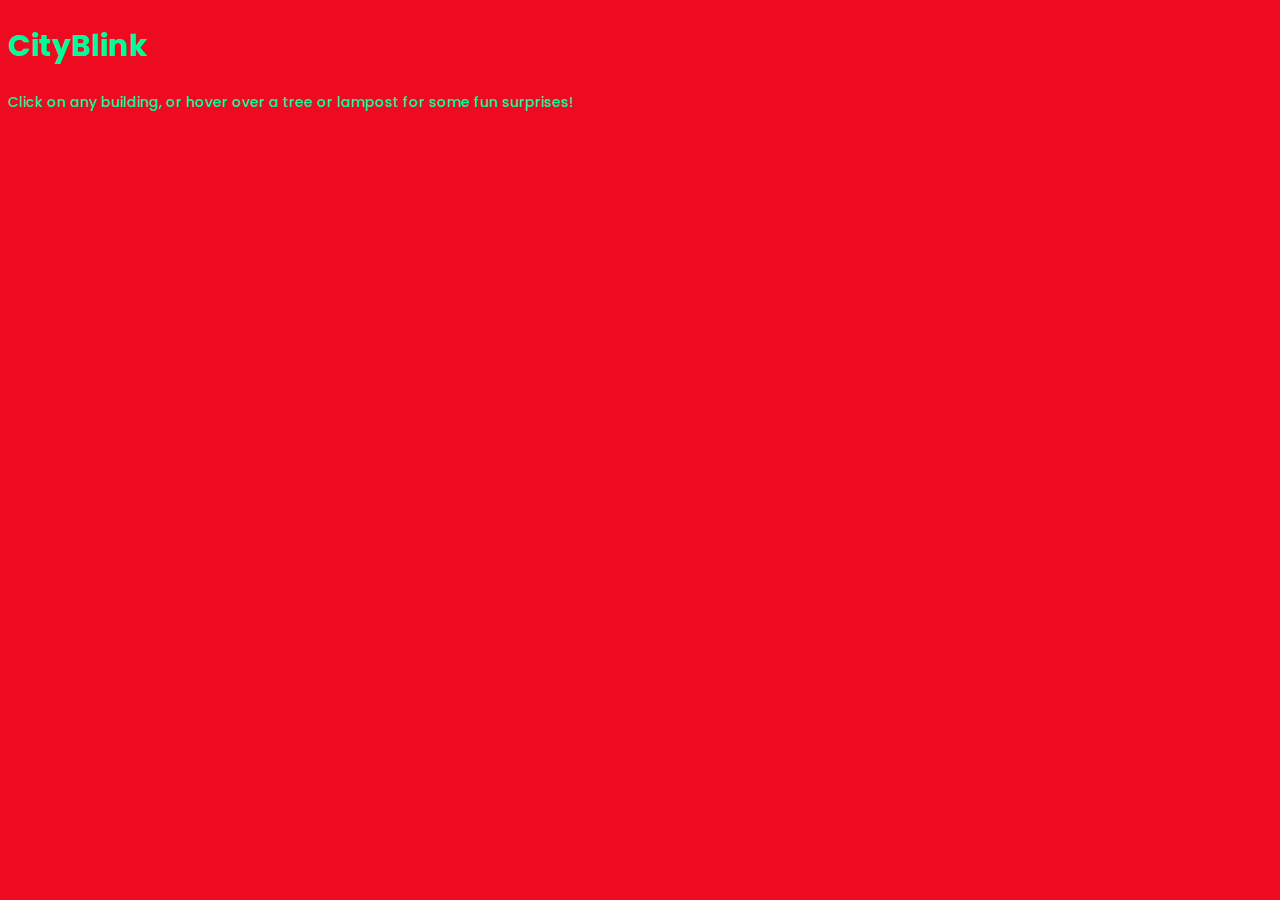
<file: space.html>
<!DOCTYPE html>
<html lang="en">
<head>
  <meta charset="UTF-8">
  <meta http-equiv="X-UA-Compatible" content="IE=edge">
  <meta name="viewport" content="width=device-width, initial-scale=1.0">
  <title>Document</title>
  <link rel="stylesheet" href="./assets/css/test.css">
  <script src="https://cdnjs.cloudflare.com/ajax/libs/jquery/3.6.1/jquery.min.js"></script>
  <script src="https://cdnjs.cloudflare.com/ajax/libs/jquery/3.6.0/jquery.min.js"></script>
  <script src="https://cdnjs.cloudflare.com/ajax/libs/jquery/3.3.1/jquery.min.js"></script>
</head>
<body>

<!-- <div class="scene">
	<div id="plant" class="item"></div>
	<div id="mirror">
		<div id="mirror-content"></div>
	</div>
	<div id="plant-2" class="item"></div>
	<div id="books" class="item">
		<div id="apple" class="item"></div>
	</div>
	<div id="plant-3" class="item"></div>
	<div id="clock" class="item"></div>
</div> -->


<div class="wrapper">

  <div class="container">

    <h1>CityBlink</h1>
    <div class="scene">
      <div class="cloud-container">
        <div class="sun">
          <div class="cloud" id="cloud-sun"></div>
          <div class="moon"></div>
        </div>
        <div class="cloud" id="cloud-1"></div>
        <div class="cloud" id="cloud-2"></div>
        <div class="cloud" id="cloud-3"></div>
        <div class="cloud" id="cloud-4"></div>
        <div class="cloud" id="cloud-5"></div>
      </div>

      <div class="skyscrapers">
        <div class="skyscraper-1"></div>
        <div class="skyscraper-2"></div>
        <div class="skyscraper-3"></div>
        <div class="skyscraper-4"></div>
        <div class="skyscraper-5"></div>
        <div class="skyscraper-6"></div>
      </div>

      <div class="houses">
        <div class="house-1">
          <div class="house-1-windows">
            <div class="house-windows-row">
              <div class="window house-1-window"></div>
              <div class="window house-1-window"></div>
            </div>
            <div class="house-windows-row">
              <div class="window house-1-window"></div>
              <div class="window house-1-window"></div>
            </div>
            <div class="house-windows-row">
              <div class="door house-1-door"></div>
              <div class="window house-1-window"></div>
            </div>
          </div>
        </div>
        <div class="house-2">
          <div class="tank">
            <div class="tank-details"></div>
          </div>
          <div class="house-2-sign"></div>
          <div class="house-2-windows">
            <div class="house-windows-row">
              <div class="window house-2-window"></div>
              <div class="window house-2-window"></div>
              <div class="window house-2-window"></div>
            </div>
            <div class="house-windows-row">
              <div class="window house-2-window"></div>
              <div class="window house-2-window"></div>
              <div class="window house-2-window"></div>
            </div>
            <div class="house-windows-row">
              <div class="door house-2-door"></div>
              <div class="window house-2-window"></div>
              <div class="window house-2-window"></div>
            </div>
          </div>

          <div class="house-2-rack"></div>

        </div>
        <div class="house-3-container">
          <div class="house-3">
            <div class="house-3-chimney">
              <div class="smoke">
                <span class="s0"></span>
                <span class="s1"></span>
                <span class="s2"></span>
                <span class="s3"></span>
                <span class="s4"></span>
                <span class="s5"></span>
                <span class="s6"></span>
                <span class="s7"></span>
                <span class="s8"></span>
                <span class="s9"></span>
              </div>
            </div>
            <div class="house-3-roof-window window">
              <div class="house-3-window-shades"></div>
            </div>
            <div class="house-3-windows">
              <div class="house-windows-row">
                <div class="window house-3-window">
                  <div class="house-3-window-shades"></div>

                </div>
                <div class="window house-3-window">
                  <div class="house-3-window-shades" id="shade-2"></div>
                </div>
              </div>
              <div class="house-windows-row">
                <div class="window house-3-window">
                  <div class="house-3-window-shades" id="shade-3"></div>

                </div>
                <div class="door house-3-door"></div>
              </div>
            </div>
          </div>
        </div>
        <div class="house-4">
          <div class="house-4-window-circle"></div>
          <div class="house-4-windows">
            <div class="house-windows-row">
              <div class="window house-4-window">
                <div class="house-4-window-frame"></div>
              </div>
            </div>
          </div>
          <div class="door house-4-door">
            <div class="house-4-door-stairs">
              <div class="house-4-door-rail">
              </div>
            </div>
          </div>
        </div>

        <div class="house-5">
          <div class="house-5-roof">
            <div class="tank">
              <div class="tank-details"></div>
            </div>
          </div>

          <div class="house-5-windows">
            <div class="house-windows-row top-row">
              <div class="window house-5-window">
              </div>
              <div class="window house-5-window">
              </div>
              <div class="window house-5-window">

              </div>
              <div class="antenna"></div>
            </div>
            <div class="house-windows-row">
              <div class="window house-5-window">
              </div>
              <div class="window house-5-window">
              </div>
              <div class="window house-5-window">
              </div>
            </div>
            <div class="house-windows-row">
              <div class="window house-5-window">
              </div>
              <div class="door house-5-door"></div>
              <div class="window house-5-window">
              </div>
            </div>
          </div>

        </div>
      </div>
      <div class="tree-container" id="tree-1">
        <div class="tree">
          <div class="leaf" id="leaf-1"></div>
          <div class="leaf" id="leaf-2"></div>
          <div class="leaf" id="leaf-3"></div>
        </div>

        <div class="tree-base"></div>
      </div>
      <div class="streetlamp" id="streetlamp-1">
        <div class="streetlamp-glow"></div>
      </div>
      <div class="streetlamp" id="streetlamp-2">
        <div class="streetlamp-glow"></div>
      </div>

      <div class="tree-container" id="tree-2">
        <div class="tree">
          <div class="bird bird-1"></div>
          <div class="bird bird-2"></div>
        </div>
        <div class="tree-base"></div>
      </div>

      <div class="bike-container">

        <div class="bike-frame"><span></span></div>

        <div class="bike-wheel" id="wheel-1"><span></span></div>
        <div class="bike-wheel" id="wheel-2"><span></span></div>

      </div>

      <div class="mailtruck">

        <div class="mailtruck-letter">
          <div class='letter'></div>
        </div>

        <div class="mailtruck-wheels"></div>
        <div class="mailtruck-details">
          <span></span>
        </div>

      </div>

      <div class="rain">
        <div class="drops-container">
          <div class="drop"></div>
          <div class="drop"></div>
          <div class="drop"></div>
          <div class="drop"></div>
          <div class="drop"></div>
          <div class="drop"></div>
          <div class="drop"></div>
          <div class="drop"></div>
          <div class="drop"></div>
          <div class="drop"></div>
          <div class="drop"></div>
          <div class="drop"></div>
          <div class="drop"></div>
          <div class="drop"></div>
          <div class="drop"></div>
          <div class="drop"></div>
        </div>
        <div class="drops-container">
          <div class="drop"></div>
          <div class="drop"></div>
          <div class="drop"></div>
          <div class="drop"></div>
          <div class="drop"></div>
          <div class="drop"></div>
          <div class="drop"></div>
          <div class="drop"></div>
          <div class="drop"></div>
          <div class="drop"></div>
          <div class="drop"></div>
          <div class="drop"></div>
          <div class="drop"></div>
          <div class="drop"></div>
          <div class="drop"></div>
          <div class="drop"></div>
        </div>
        <div class="drops-container">
          <div class="drop"></div>
          <div class="drop"></div>
          <div class="drop"></div>
          <div class="drop"></div>
          <div class="drop"></div>
          <div class="drop"></div>
          <div class="drop"></div>
          <div class="drop"></div>
          <div class="drop"></div>
          <div class="drop"></div>
          <div class="drop"></div>
          <div class="drop"></div>
          <div class="drop"></div>
          <div class="drop"></div>
          <div class="drop"></div>
          <div class="drop"></div>
        </div>
        <div class="drops-container">
          <div class="drop"></div>
          <div class="drop"></div>
          <div class="drop"></div>
          <div class="drop"></div>
          <div class="drop"></div>
          <div class="drop"></div>
          <div class="drop"></div>
          <div class="drop"></div>
          <div class="drop"></div>
          <div class="drop"></div>
          <div class="drop"></div>
          <div class="drop"></div>
          <div class="drop"></div>
          <div class="drop"></div>
          <div class="drop"></div>
          <div class="drop"></div>
        </div>
        <div class="drops-container">
          <div class="drop"></div>
          <div class="drop"></div>
          <div class="drop"></div>
          <div class="drop"></div>
          <div class="drop"></div>
          <div class="drop"></div>
          <div class="drop"></div>
          <div class="drop"></div>
          <div class="drop"></div>
          <div class="drop"></div>
          <div class="drop"></div>
          <div class="drop"></div>
          <div class="drop"></div>
          <div class="drop"></div>
          <div class="drop"></div>
          <div class="drop"></div>
        </div>
        <div class="drops-container">
          <div class="drop"></div>
          <div class="drop"></div>
          <div class="drop"></div>
          <div class="drop"></div>
          <div class="drop"></div>
          <div class="drop"></div>
          <div class="drop"></div>
          <div class="drop"></div>
          <div class="drop"></div>
          <div class="drop"></div>
          <div class="drop"></div>
          <div class="drop"></div>
          <div class="drop"></div>
          <div class="drop"></div>
          <div class="drop"></div>
          <div class="drop"></div>
        </div>
        <div class="drops-container">
          <div class="drop"></div>
          <div class="drop"></div>
          <div class="drop"></div>
          <div class="drop"></div>
          <div class="drop"></div>
          <div class="drop"></div>
          <div class="drop"></div>
          <div class="drop"></div>
          <div class="drop"></div>
          <div class="drop"></div>
          <div class="drop"></div>
          <div class="drop"></div>
          <div class="drop"></div>
          <div class="drop"></div>
          <div class="drop"></div>
          <div class="drop"></div>
        </div>

      </div>

    </div>
  </div>

  <p>Click on any building, or hover over a tree or lampost for some fun surprises!</p>
</div>
<script src="assets/test.js"></script>
</body>
</html>
</file>
<file: assets/css/gallery.css>
*{
	margin: 0;
	padding: 0;
	box-sizing: border-box;
}


body{
	display: flex;
	justify-content: center;
	align-items: center;
	min-height: 100vh;
	background: linear-gradient(to right, #ffb0bf, #0b0000);
}
.box{
	position: relative;
	width: 300px;
	height: 300px;
	transform-style: preserve-3d;
	animation: animate 50s linear infinite;
}
@keyframes animate{
	0%{
		transform: perspective(1000px) rotatey(0deg);
	}
	100%{
		transform: perspective(1000px) rotatey(360deg);
	}
}

.box span{
	position: absolute;
	top: 0;
	left: 0;
	width: 100%;
	height: 100%;
	transform-origin: center;
	transform-style: preserve-3d;
	transform: rotatey(calc(var(--i) * 45deg)) translatez(400px);
	-webkit-box-reflect: below 0px linear-gradient(transparent,transparent,#0004);
}


.box span img{
	position: absolute;
	top: 0;
	left: 0;
	width: 100%;
	height: 100%;
	object-fit: contain;
}
</file>
<file: assets/css/profile.css>
@import url("https://fonts.googleapis.com/css?family=DM+Sans:400,500|Jost:400,500,600&display=swap");

* {

  box-sizing: border-box;

}

body {

  color: #2b2c48;

  font-family: "Jost", sans-serif;

  /* background-image: url(https://images5.alphacoders.com/127/1276416.jpg); */
  background-image: url(https://images8.alphacoders.com/127/1270570.jpg);

  background-repeat: no-repeat;

  background-size: cover;

  background-position: center;

  background-attachment: fixed;

  min-height: 100vh;

  display: -webkit-box;

  display: flex;

  flex-wrap: wrap;

  padding: 20px;

}

.card {

  max-width: 420px;
  margin: auto;
  margin-bottom: 50px;
  position: relative;

  z-index: 1;

  overflow-x: hidden;

  background-color: white;

  display: -webkit-box;

  display: flex;

  -webkit-transition: 0.3s;

  transition: 0.3s;

  -webkit-box-orient: vertical;

  -webkit-box-direction: normal;

          flex-direction: column;

  border-radius: 10px;

  box-shadow: 0 0 0 8px rgba(255, 255, 255, 0.2);
  overflow: scroll;

}
::-webkit-scrollbar{
  width: 1px;
}

.card[data-state="#about"] {

  height: 450px;

}

.card[data-state="#about"] .card-main {

  padding-top: 0;

}

.card[data-state="#contact"] {

  height: 430px;

}

.card[data-state="#experience"] {

  height: 550px;

}

.card.is-active .card-header {

  height: 80px;

}

.card.is-active .card-cover {

  height: 100px;

  top: -50px;

}

.card.is-active .card-avatar {

  -webkit-transform: none;

          transform: none;

  left: 20px;

  width: 50px;

  height: 50px;

  bottom: 10px;

}

.card.is-active .card-fullname,

.card.is-active .card-jobtitle {

  left: 86px;

  -webkit-transform: none;

          transform: none;

}

.card.is-active .card-fullname {

  bottom: 18px;

  font-size: 19px;

}

.card.is-active .card-jobtitle {

  bottom: 16px;

  letter-spacing: 1px;

  font-size: 10px;

}

.card-header {

  position: relative;

  display: -webkit-box;

  display: flex;

  height: 230px;

  flex-shrink: 0;

  width: 100%;

  -webkit-transition: 0.3s;

  transition: 0.3s;

}

.card-header * {

  -webkit-transition: 0.3s;

  transition: 0.3s;

}

.card-cover {

  width: 100%;

  height: 100%;

  position: absolute;

  height: 160px;

  top: -20%;

  left: 0;

  will-change: top;

  background-size: cover;

  background-position: center;

  -webkit-filter: blur(30px);

          filter: blur(30px);

  -webkit-transform: scale(1.2);

          transform: scale(1.2);

  -webkit-transition: 0.5s;

  transition: 0.5s;

}

.card-avatar {

  width: 150px;

  height: 150px;

  box-shadow: 0 8px 8px rgba(0, 0, 0, 0.2);

  border-radius: 50%;

  -o-object-position: center;

     object-position: center;

  -o-object-fit: cover;

     object-fit: cover;

  position: absolute;

  bottom: 0;

  left: 50%;

  -webkit-transform: translateX(-50%) translateY(-64px);

          transform: translateX(-50%) translateY(-64px);

}

.card-fullname {

  position: absolute;

  bottom: 0;

  font-size: 22px;

  font-weight: 700;

  text-align: center;

  white-space: nowrap;

  -webkit-transform: translateY(-10px) translateX(-50%);

          transform: translateY(-10px) translateX(-50%);

  left: 50%;

}

.card-jobtitle {

  position: absolute;

  bottom: 0;

  font-size: 11px;

  white-space: nowrap;

  font-weight: 500;

  opacity: 0.7;

  text-transform: uppercase;

  letter-spacing: 1.5px;

  margin: 0;

  left: 50%;

  -webkit-transform: translateX(-50%) translateY(-7px);

          transform: translateX(-50%) translateY(-7px);

}

.card-main {

  position: relative;

  -webkit-box-flex: 1;

          flex: 1;

  display: -webkit-box;

  display: flex;

  padding-top: 10px;

  -webkit-box-orient: vertical;

  -webkit-box-direction: normal;

          flex-direction: column;

}

.card-subtitle {

  font-weight: 700;

  font-size: 13px;

  margin-bottom: 20px;


}

.card-content {

  padding: 20px;
  
  text-align: justify;

}

.card-desc {

  line-height: 1.6;

  color: #636b6f;

  font-size: 14px;

  margin: 0;

  font-weight: 400;

  font-family: "DM Sans", sans-serif;

}

.readmore{
  color: #f36886;
}

.card-social {

  display: -webkit-box;

  display: flex;

  -webkit-box-align: center;

          align-items: center;

  padding: 0 20px;

  margin-bottom: 30px;

}

.card-social svg {

  fill: rgb(126, 120, 120);

  width: 16px;

  display: block;

  -webkit-transition: 0.3s;

  transition: 0.3s;

}

.card-social a {

  color: rgb(98, 90, 90);

  height: 32px;

  width: 32px;

  border-radius: 50%;

  display: -webkit-inline-box;

  display: inline-flex;

  -webkit-box-align: center;

          align-items: center;

  -webkit-box-pack: center;

          justify-content: center;

  -webkit-transition: 0.3s;

  transition: 0.3s;

  background-color: rgba(93, 133, 193, 0.05);

  border-radius: 50%;

  margin-right: 10px;

}

.card-social a:hover svg {

  fill: rgb(17, 157, 250);

}

.card-social a:last-child {

  margin-right: 0;

}

.card-buttons {

  display: -webkit-box;

  display: flex;

  background-color: #fff;

  margin-top: auto;

  position: -webkit-sticky;

  position: sticky;

  bottom: 0;

  left: 0;

}

.card-buttons button {

  -webkit-box-flex: 1;

          flex: 1 1 auto;

  -webkit-user-select: none;

     -moz-user-select: none;

      -ms-user-select: none;

          user-select: none;

  background: 0;

  font-size: 13px;

  border: 0;

  padding: 15px 5px;

  cursor: pointer;

  color: #5c5c6d;

  -webkit-transition: 0.3s;

  transition: 0.3s;

  font-family: "Jost", sans-serif;

  font-weight: 500;

  outline: 0;

  border-bottom: 3px solid transparent;
}

.card-buttons button.is-active, .card-buttons button:hover {

  color: #2b2c48;

  border-bottom: 3px solid rgb(243, 94, 134);

  background: -webkit-gradient(linear, left top, left bottom, from(rgba(127, 199, 231, 0)), color-stop(44%, rgba(207, 204, 255, 0.2)), to(rgba(211, 226, 255, 0.4)));

  background: linear-gradient(to bottom, rgba(127, 199, 231, 0) 0%, rgba(207, 204, 255, 0.2) 44%, rgba(211, 226, 255, 0.4) 100%);

}

.card-section {

  display: none;

}

.card-section.is-active {

  display: block;

  -webkit-animation: fadeIn 0.6s both;

          animation: fadeIn 0.6s both;

}

@-webkit-keyframes fadeIn {

  0% {

    opacity: 0;

    -webkit-transform: translatey(40px);

            transform: translatey(40px);

  }

  100% {

    opacity: 1;

  }

}

@keyframes fadeIn {

  0% {

    opacity: 0;

    -webkit-transform: translatey(40px);

            transform: translatey(40px);

  }

  100% {

    opacity: 1;

  }

}

.card-timeline {

  margin-top: 30px;

  position: relative;

}

.card-timeline:after {

  background: -webkit-gradient(linear, left bottom, left top, from(rgba(134, 214, 243, 0)), to(#516acc));

  background: linear-gradient(to top, rgba(134, 214, 243, 0) 0%, #516acc 100%);

  content: "";

  left: 42px;

  width: 2px;

  top: 0;

  height: 100%;

  position: absolute;

  content: "";

}

.card-item {

  position: relative;

  padding-left: 60px;

  padding-right: 20px;

  padding-bottom: 30px;

  z-index: 1;

}

.card-item:last-child {

  padding-bottom: 5px;

}

.card-item:after {

  content: attr(data-year);

  width: 10px;

  position: absolute;

  top: 0;

  left: 37px;

  width: 8px;

  height: 8px;

  line-height: 0.6;

  border: 2px solid #fff;

  font-size: 11px;

  text-indent: -35px;

  border-radius: 50%;

  color: rgba(134, 134, 134, 0.7);

  background: linear-gradient(to bottom, #f36886 0%, #f3235e 100%);

}

.card-item-title {

  font-weight: 500;

  font-size: 14px;

}

.card-item-desc {

  font-size: 13px;

  color: #6f6f7b;

  line-height: 1.5;

  font-family: "DM Sans", sans-serif;

}

.card-contact-wrapper {

  margin-top: 20px;

}

.card-contact {

  display: -webkit-box;

  display: flex;

  -webkit-box-align: center;

          align-items: center;

  font-size: 13px;

  color: #6f6f7b;

  font-family: "DM Sans", sans-serif;

  line-height: 1.6;

  cursor: pointer;

}

.card-contact + .card-contact {

  margin-top: 16px;

}

.card-contact svg {

  flex-shrink: 0;

  width: 30px;

  min-height: 34px;

  margin-right: 12px;

  -webkit-transition: 0.3s;

  transition: 0.3s;

  padding-right: 12px;

  border-right: 1px solid #dfe2ec;

}
.quote{
  text-align: center;
  color: #f62b61;
  margin-top: 10px;
}

.contact-me {

  border: 0;

  outline: none;

  text-decoration: none;

  background: linear-gradient(to right,#e75c81,#ffacc8);

  box-shadow: 2px 2px 15px rgba(0, 0, 0, 0.15);

  padding: 12px 16px;

  width: 100%;

  border-radius: 5px;

  margin-top: 25px;

  cursor: pointer;

  font-size: 14px;

  font-weight: 500;

  font-family: "Jost", sans-serif;

  -webkit-transition: 0.3s;

  transition: 0.3s;

}
.contact-me a{
  text-decoration: none;
  color: #fff;

}
</file>
<file: assets/css/login.css>
@import url('https://fonts.googleapis.com/css?family=Montserrat:400,800');

* {
	box-sizing: border-box;
}

body {
	background: #f6f5f7;
	display: flex;
	justify-content: center;
	align-items: center;
	flex-direction: column;
	font-family: 'Montserrat', sans-serif;
	height: 100vh;
	margin: -20px 0 50px;
    margin-top: 25px;
    background-image: url(https://lh3.googleusercontent.com/[base64]w1612-h948-no?authuser=0);
	background-repeat: no-repeat;
    background-size: cover;
    opacity: 0.9;
	border-radius: 0%;
}

h1 {
	font-weight: bold;
	margin: 0;
}

h2 {
	text-align: center;
}

p {
	font-size: 14px;
	font-weight: 100;
	line-height: 20px;
	letter-spacing: 0.5px;
	margin: 20px 0 30px;
}

span {
	font-size: 12px;
}

a {
	color: #333;
	font-size: 14px;
	text-decoration: none;
	margin: 15px 0;
}

button {
	border-radius: 20px;
	border: 1px solid #ff2b5d;
	background-color: #ff2b47;
	color: #FFFFFF;
	font-size: 12px;
	font-weight: bold;
	padding: 12px 45px;
	letter-spacing: 1px;
	text-transform: uppercase;
	transition: transform 80ms ease-in;
    cursor: pointer;
}

button:active {
	transform: scale(0.95);
}

button:focus {
	outline: none;
}

button.ghost {
	background-color: transparent;
	border-color: #FFFFFF;
}

form {
	background-color: #FFFFFF;
	display: flex;
	align-items: center;
	justify-content: center;
	flex-direction: column;
	padding: 0 50px;
	height: 100%;
	text-align: center;
}

input {
	background-color: #eee;
	border: none;
	padding: 12px 15px;
	margin: 8px 0;
	width: 100%;
}

.container {
	background-color: #fff;
	border-radius: 10px;
  	box-shadow: 0 14px 28px rgba(0,0,0,0.25), 
			0 10px 10px rgba(0,0,0,0.22);
	position: relative;
	overflow: hidden;
	width: 768px;
	max-width: 100%;
	min-height: 480px;
}

.form-container {
	position: absolute;
	top: 0;
	height: 100%;
	transition: all 0.6s ease-in-out;
}

.sign-in-container {
	left: 0;
	width: 50%;
	z-index: 2;
}

.container.right-panel-active .sign-in-container {
	transform: translateX(100%);
}

.sign-up-container {
	left: 0;
	width: 50%;
	opacity: 0;
	z-index: 1;
}

.container.right-panel-active .sign-up-container {
	transform: translateX(100%);
	opacity: 1;
	z-index: 5;
	animation: show 0.6s;
}

@keyframes show {
	0%, 49.99% {
		opacity: 0;
		z-index: 1;
	}
	
	50%, 100% {
		opacity: 1;
		z-index: 5;
	}
}

.overlay-container {
	position: absolute;
	top: 0;
	left: 50%;
	width: 50%;
	height: 100%;
	overflow: hidden;
	transition: transform 0.6s ease-in-out;
	z-index: 100;
}

.container.right-panel-active .overlay-container{
	transform: translateX(-100%);
}

.overlay {
	background: linear-gradient(to right, #f52c39, #FF416C);
	background-repeat: no-repeat;
	background-size: cover;
	background-position: 0 0;
	color: #FFFFFF;
	position: relative;
	left: -100%;
	height: 100%;
	width: 200%;
  	transform: translateX(0);
	transition: transform 0.6s ease-in-out;
}

.container.right-panel-active .overlay {
  	transform: translateX(50%);
}

.overlay-panel {
	position: absolute;
	display: flex;
	align-items: center;
	justify-content: center;
	flex-direction: column;
	padding: 0 40px;
	text-align: center;
	top: 0;
	height: 100%;
	width: 50%;
	transform: translateX(0);
	transition: transform 0.6s ease-in-out;
}

.overlay-left {
	transform: translateX(-20%);
}

.container.right-panel-active .overlay-left {
	transform: translateX(0);
}

.overlay-right {
	right: 0;
	transform: translateX(0);
}

.container.right-panel-active .overlay-right {
	transform: translateX(20%);
}

.social-container {
	margin: 20px 0;
}

.social-container a {
	border: 1px solid #DDDDDD;
	border-radius: 50%;
	display: inline-flex;
	justify-content: center;
	align-items: center;
	margin: 0 5px;
	height: 40px;
	width: 40px;
}
</file>
<file: assets/css/test.css>
/* Please ❤ this if you like it! */


@import url('https://fonts.googleapis.com/css?family=Poppins:400,500,600,700,800,900');

body{
	font-family: 'Poppins', sans-serif;
	font-weight: 300;
	font-size: 15px;
	line-height: 1.7;
	color: rgb(4, 249, 155);
	background-color: #ef0a21;
	overflow-x: hidden;
}
a {
	cursor: pointer;
  transition: all 200ms linear;
}
a:hover {
	text-decoration: none;
}
.link {
  color: #fff;
}
.link:hover {
  color: #ffeba7;
}
p {
  font-weight: 500;
  font-size: 14px;
  line-height: 1.7;
}
h4 {
  font-weight: 600;
}
h6 span{
  padding: 0 20px;
  text-transform: uppercase;
  font-weight: 700;
}
.section{
  position: relative;
  width: 100%;
  display: block;
}
.full-height{
  min-height: 100vh;
}
[type="checkbox"]:checked,
[type="checkbox"]:not(:checked){
  position: absolute;
  left: -9999px;
}
.checkbox:checked + label,
.checkbox:not(:checked) + label{
  position: relative;
  display: block;
  text-align: center;
  width: 60px;
  height: 16px;
  border-radius: 8px;
  padding: 0;
  margin: 10px auto;
  cursor: pointer;
  background-color: #ffeba7;
}
.checkbox:checked + label:before,
.checkbox:not(:checked) + label:before{
  position: absolute;
  display: block;
  width: 36px;
  height: 36px;
  border-radius: 50%;
  color: #ffeba7;
  background-color: #102770;
  font-family: 'unicons';
  content: '\eb4f';
  z-index: 20;
  top: -10px;
  left: -10px;
  line-height: 36px;
  text-align: center;
  font-size: 24px;
  transition: all 0.5s ease;
}
.checkbox:checked + label:before {
  transform: translateX(44px) rotate(-270deg);
}


.card-3d-wrap {
  position: relative;
  width: 440px;
  max-width: 100%;
  height: 400px;
  -webkit-transform-style: preserve-3d;
  transform-style: preserve-3d;
  perspective: 800px;
  margin-top: 60px;
}
.card-3d-wrapper {
  width: 100%;
  height: 100%;
  position:absolute;    
  top: 0;
  left: 0;  
  -webkit-transform-style: preserve-3d;
  transform-style: preserve-3d;
  transition: all 600ms ease-out; 
}
.card-front, .card-back {
  width: 100%;
  height: 100%;
  background-color: #0cd8f1;
  background-image: url('https://s3-us-west-2.amazonaws.com/s.cdpn.io/1462889/pat.svg');
  background-position: bottom center;
  background-repeat: no-repeat;
  background-size: 300%;
  position: absolute;
  border-radius: 6px;
  left: 0;
  top: 0;
  -webkit-transform-style: preserve-3d;
  transform-style: preserve-3d;
  -webkit-backface-visibility: hidden;
  -moz-backface-visibility: hidden;
  -o-backface-visibility: hidden;
  backface-visibility: hidden;
}
.card-back {
  transform: rotateY(180deg);
}
.checkbox:checked ~ .card-3d-wrap .card-3d-wrapper {
  transform: rotateY(180deg);
}
.center-wrap{
  position: absolute;
  width: 100%;
  padding: 0 35px;
  top: 50%;
  left: 0;
  transform: translate3d(0, -50%, 35px) perspective(100px);
  z-index: 20;
  display: block;
}


.form-group{ 
  position: relative;
  display: block;
    margin: 0;
    padding: 0;
}
.form-style {
  padding: 13px 20px;
  padding-left: 55px;
  height: 48px;
  width: 100%;
  font-weight: 500;
  border-radius: 4px;
  font-size: 14px;
  line-height: 22px;
  letter-spacing: 0.5px;
  outline: none;
  color: #fff;
  background-color: #1f2029;
  border: none;
  -webkit-transition: all 200ms linear;
  transition: all 200ms linear;
  box-shadow: 0 4px 8px 0 rgba(21,21,21,.2);
}
.form-style:focus,
.form-style:active {
  border: none;
  outline: none;
  box-shadow: 0 4px 8px 0 rgba(21,21,21,.2);
}
.input-icon {
  position: absolute;
  top: 0;
  left: 18px;
  height: 48px;
  font-size: 24px;
  line-height: 48px;
  text-align: left;
  color: #ffeba7;
  -webkit-transition: all 200ms linear;
    transition: all 200ms linear;
}

.form-group input:-ms-input-placeholder  {
  color: #fff;
  opacity: 0.7;
  -webkit-transition: all 200ms linear;
    transition: all 200ms linear;
}
.form-group input::-moz-placeholder  {
  color: #fff;
  opacity: 0.7;
  -webkit-transition: all 200ms linear;
    transition: all 200ms linear;
}
.form-group input:-moz-placeholder  {
  color: #fff;
  opacity: 0.7;
  -webkit-transition: all 200ms linear;
    transition: all 200ms linear;
}
.form-group input::-webkit-input-placeholder  {
  color: #fff;
  opacity: 0.7;
  -webkit-transition: all 200ms linear;
    transition: all 200ms linear;
}
.form-group input:focus:-ms-input-placeholder  {
  opacity: 0;
  -webkit-transition: all 200ms linear;
    transition: all 200ms linear;
}
.form-group input:focus::-moz-placeholder  {
  opacity: 0;
  -webkit-transition: all 200ms linear;
    transition: all 200ms linear;
}
.form-group input:focus:-moz-placeholder  {
  opacity: 0;
  -webkit-transition: all 200ms linear;
    transition: all 200ms linear;
}
.form-group input:focus::-webkit-input-placeholder  {
  opacity: 0;
  -webkit-transition: all 200ms linear;
    transition: all 200ms linear;
}

.btn{  
  border-radius: 4px;
  height: 44px;
  font-size: 13px;
  font-weight: 600;
  text-transform: uppercase;
  -webkit-transition : all 200ms linear;
  transition: all 200ms linear;
  padding: 0 30px;
  letter-spacing: 1px;
  display: -webkit-inline-flex;
  display: -ms-inline-flexbox;
  display: inline-flex;
  -webkit-align-items: center;
  -moz-align-items: center;
  -ms-align-items: center;
  align-items: center;
  -webkit-justify-content: center;
  -moz-justify-content: center;
  -ms-justify-content: center;
  justify-content: center;
  -ms-flex-pack: center;
  text-align: center;
  border: none;
  background-color: #ee0e4a;
  color: #08d7ed;
  box-shadow: 0 8px 24px 0 rgba(255,235,167,.2);
}
.btn:active,
.btn:focus{  
  background-color: #102770;
  color: #ffeba7;
  box-shadow: 0 8px 24px 0 rgba(16,39,112,.2);
}
.btn:hover{  
  background-color: #102770;
  color: #ffeba7;
  box-shadow: 0 8px 24px 0 rgba(16,39,112,.2);
}




.logo {
	position: absolute;
	top: 30px;
	right: 30px;
	display: block;
	z-index: 100;
	transition: all 250ms linear;
}
.logo img {
	height: 26px;
	width: auto;
	display: block;
}
</file>
